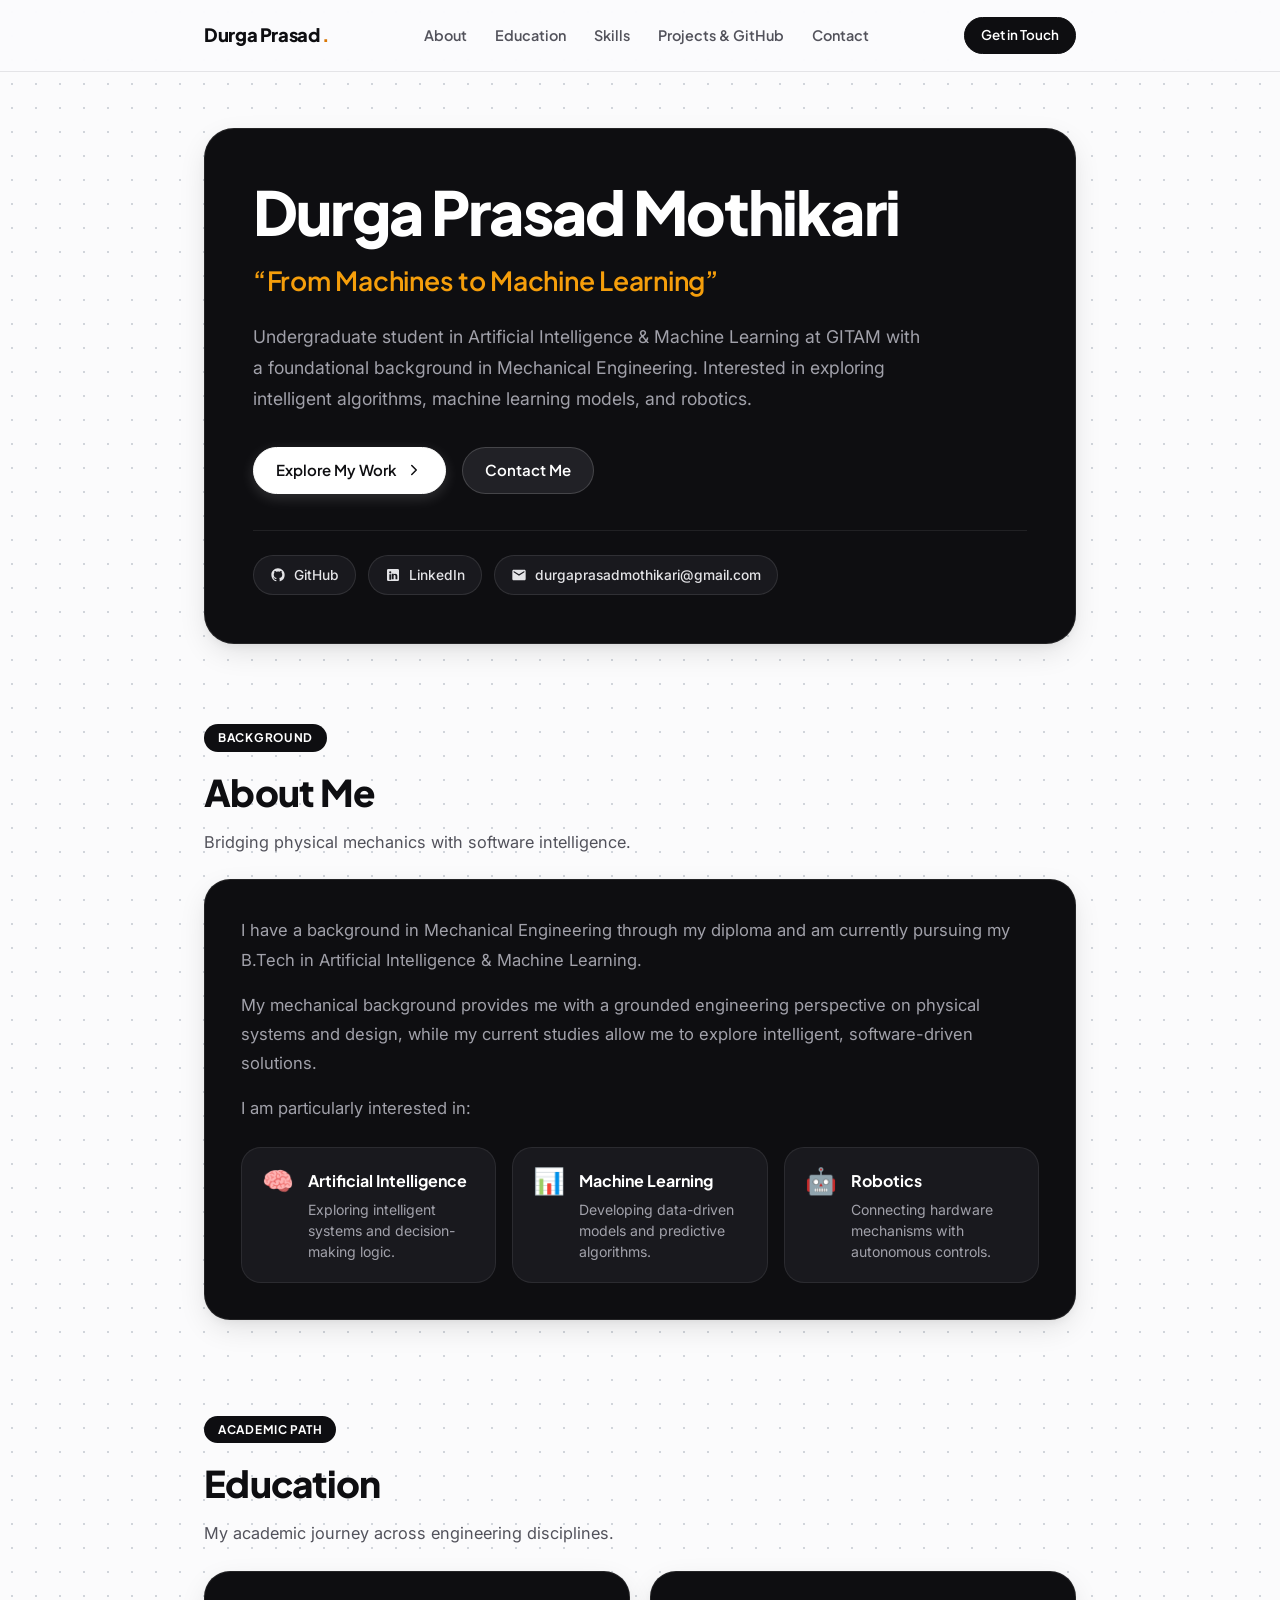
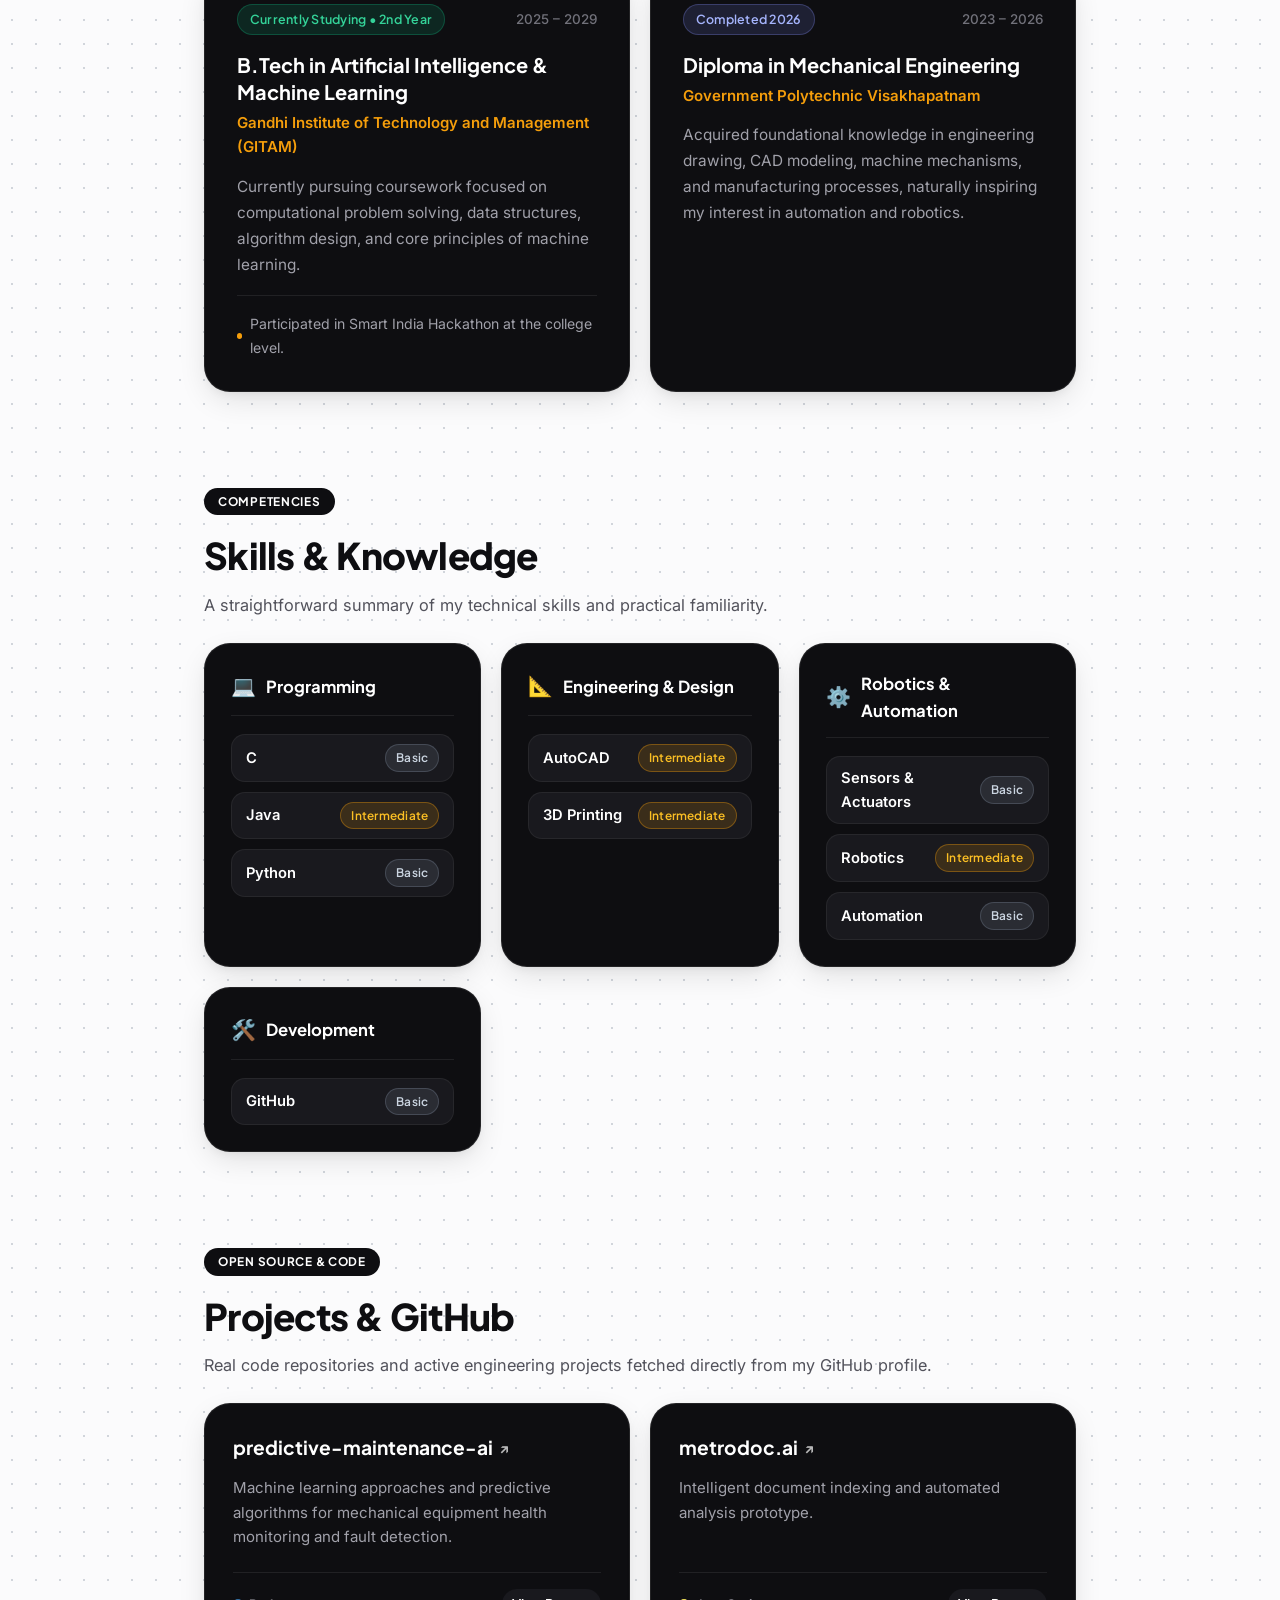
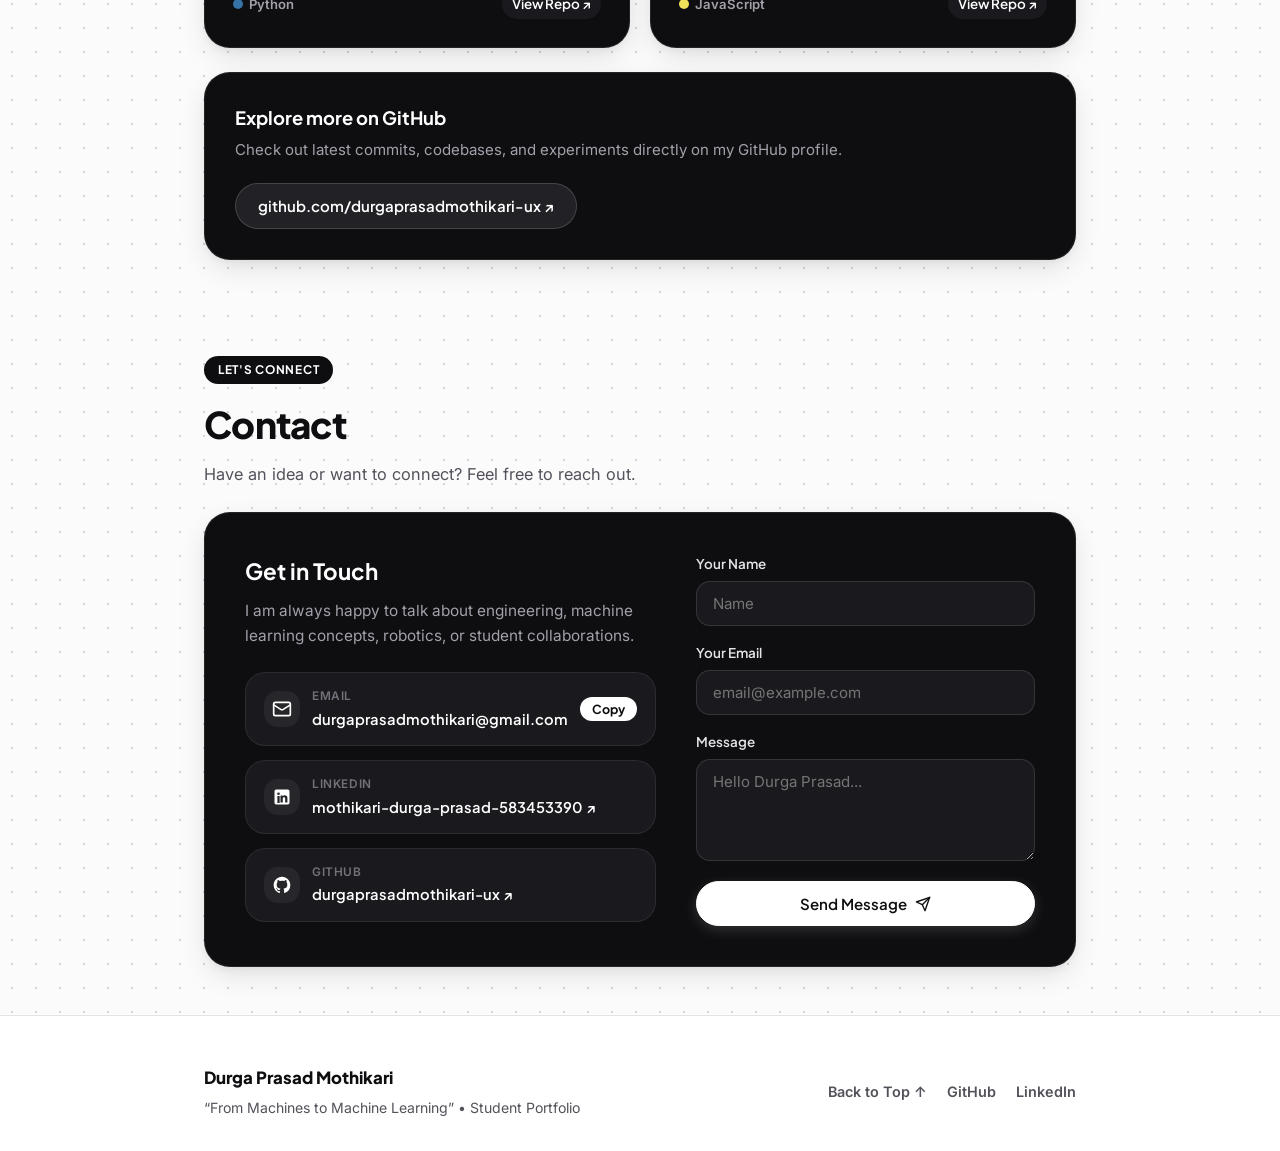
<file: index.html>
<!DOCTYPE html>
<html lang="en">
<head>
  <meta charset="UTF-8">
  <meta name="viewport" content="width=device-width, initial-scale=1.0">
  <title>Durga Prasad Mothikari — From Machines to Machine Learning</title>
  <meta name="description" content="Personal portfolio of Durga Prasad Mothikari. B.Tech student in Artificial Intelligence & Machine Learning with a Mechanical Engineering background. Exploring AI, ML, and robotics.">
  <meta name="author" content="Durga Prasad Mothikari">
  <meta name="theme-color" content="#ffffff">

  <!-- Canonical URL -->
  <link rel="canonical" href="https://durgaprasadmothikari-ux.github.io/durga-prasad-portfolio/">

  <!-- Open Graph / Facebook -->
  <meta property="og:type" content="website">
  <meta property="og:url" content="https://durgaprasadmothikari-ux.github.io/durga-prasad-portfolio/">
  <meta property="og:title" content="Durga Prasad Mothikari — From Machines to Machine Learning">
  <meta property="og:description" content="Personal portfolio of Durga Prasad Mothikari. B.Tech student in Artificial Intelligence & Machine Learning with a Mechanical Engineering background. Exploring AI, ML, and robotics.">
  <meta property="og:site_name" content="Durga Prasad Mothikari Portfolio">

  <!-- Twitter -->
  <meta name="twitter:card" content="summary">
  <meta name="twitter:title" content="Durga Prasad Mothikari — From Machines to Machine Learning">
  <meta name="twitter:description" content="Personal portfolio of Durga Prasad Mothikari. B.Tech student in Artificial Intelligence & Machine Learning with a Mechanical Engineering background. Exploring AI, ML, and robotics.">

  <!-- Structured Data (JSON-LD) for Search Engines -->
  <script type="application/ld+json">
  {
    "@context": "https://schema.org",
    "@type": "Person",
    "name": "Durga Prasad Mothikari",
    "url": "https://durgaprasadmothikari-ux.github.io/durga-prasad-portfolio/",
    "jobTitle": "Student",
    "description": "B.Tech student in Artificial Intelligence & Machine Learning with a Mechanical Engineering background.",
    "alumniOf": [
      {
        "@type": "EducationalOrganization",
        "name": "Government Polytechnic Visakhapatnam",
        "description": "Diploma in Mechanical Engineering (Completed 2026)"
      }
    ],
    "affiliation": {
      "@type": "EducationalOrganization",
      "name": "Gandhi Institute of Technology and Management (GITAM)"
    },
    "sameAs": [
      "https://github.com/durgaprasadmothikari-ux",
      "https://www.linkedin.com/in/mothikari-durga-prasad-583453390"
    ]
  }
  </script>

  <!-- Favicon -->
  <link rel="icon" type="image/svg+xml" href="data:image/svg+xml,<svg xmlns='http://www.w3.org/2000/svg' viewBox='0 0 100 100'><text y='.9em' font-size='90'>✦</text></svg>">

  <!-- Google Fonts: Inter, Plus Jakarta Sans & Caveat (Handmade student feel) -->
  <link rel="preconnect" href="https://fonts.googleapis.com">
  <link rel="preconnect" href="https://fonts.gstatic.com" crossorigin>
  <link href="https://fonts.googleapis.com/css2?family=Caveat:wght@600;700&family=Plus+Jakarta+Sans:wght@400;500;600;700;800&family=Inter:wght@300;400;500;600;700&display=swap" rel="stylesheet">

  <!-- Stylesheet -->
  <link rel="stylesheet" href="css/style.css">
</head>
<body>

  <!-- Navigation -->
  <header class="navbar" role="banner">
    <div class="container nav-container">
      <a href="#hero" class="nav-brand" aria-label="Durga Prasad Mothikari Home">
        Durga Prasad<span class="brand-accent">.</span>
      </a>

      <nav role="navigation" aria-label="Main Navigation">
        <ul class="nav-menu" id="nav-menu">
          <li><a href="#about" class="nav-link">About</a></li>
          <li><a href="#education" class="nav-link">Education</a></li>
          <li><a href="#skills" class="nav-link">Skills</a></li>
          <li><a href="#projects" class="nav-link">Projects & GitHub</a></li>
          <li><a href="#contact" class="nav-link">Contact</a></li>
        </ul>
      </nav>

      <div class="nav-actions">
        <a href="#contact" class="btn btn-sm btn-outline">Get in Touch</a>
        <button id="mobile-menu-btn" class="mobile-toggle" aria-label="Toggle navigation menu" aria-expanded="false">
          <span class="bar"></span>
          <span class="bar"></span>
          <span class="bar"></span>
        </button>
      </div>
    </div>
  </header>

  <main id="main-content">

    <!-- HERO SECTION (Bubbly Black Box on White Page) -->
    <section id="hero" class="hero" aria-label="Introduction">
      <div class="container">
        <div class="bubbly-card hero-card">
          <h1 class="hero-title">Durga Prasad Mothikari</h1>
          <div class="hero-tagline">“From Machines to Machine Learning”</div>

          <p class="hero-bio">
            Undergraduate student in Artificial Intelligence & Machine Learning at GITAM with a foundational background in Mechanical Engineering. Interested in exploring intelligent algorithms, machine learning models, and robotics.
          </p>

          <div class="hero-actions">
            <a href="#projects" class="btn btn-primary">
              <span>Explore My Work</span>
              <svg width="18" height="18" viewBox="0 0 24 24" fill="none" stroke="currentColor" stroke-width="2" stroke-linecap="round" stroke-linejoin="round" aria-hidden="true"><path d="m9 18 6-6-6-6"/></svg>
            </a>
            <a href="#contact" class="btn btn-secondary">Contact Me</a>
          </div>

          <div class="hero-socials">
            <a href="https://github.com/durgaprasadmothikari-ux" target="_blank" rel="noopener noreferrer" class="social-chip" aria-label="GitHub Profile">
              <svg viewBox="0 0 24 24" aria-hidden="true"><path d="M12 2C6.477 2 2 6.484 2 12.017c0 4.425 2.865 8.18 6.839 9.504.5.092.682-.217.682-.483 0-.237-.008-.868-.013-1.703-2.782.605-3.369-1.343-3.369-1.343-.454-1.158-1.11-1.466-1.11-1.466-.908-.62.069-.608.069-.608 1.003.07 1.53 1.032 1.53 1.032.892 1.53 2.341 1.088 2.91.832.092-.647.35-1.088.636-1.338-2.22-.253-4.555-1.113-4.555-4.951 0-1.093.39-1.988 1.029-2.688-.103-.253-.446-1.272.098-2.65 0 0 .84-.27 2.75 1.026A9.564 9.564 0 0112 6.844c.85.004 1.705.115 2.504.337 1.909-1.296 2.747-1.027 2.747-1.027.546 1.379.202 2.398.1 2.651.64.7 1.028 1.595 1.028 2.688 0 3.848-2.339 4.695-4.566 4.943.359.309.678.92.678 1.855 0 1.338-.012 2.419-.012 2.747 0 .268.18.58.688.482A10.019 10.019 0 0022 12.017C22 6.484 17.522 2 12 2z"/></svg>
              <span>GitHub</span>
            </a>
            <a href="https://www.linkedin.com/in/mothikari-durga-prasad-583453390" target="_blank" rel="noopener noreferrer" class="social-chip" aria-label="LinkedIn Profile">
              <svg viewBox="0 0 24 24" aria-hidden="true"><path d="M19 3a2 2 0 0 1 2 2v14a2 2 0 0 1-2 2H5a2 2 0 0 1-2-2V5a2 2 0 0 1 2-2h14m-.5 15.5v-5.3a3.26 3.26 0 0 0-3.26-3.26c-.85 0-1.84.52-2.28 1.3v-1.11h-2.79v8.37h2.79v-4.93c0-.77.62-1.4 1.39-1.4a1.4 1.4 0 0 1 1.4 1.4v4.93h2.75M6.46 10.9v8.37H9.2V10.9H6.46M7.83 6.45a1.6 1.6 0 1 0 0 3.2 1.6 1.6 0 0 0 0-3.2z"/></svg>
              <span>LinkedIn</span>
            </a>
            <a href="mailto:durgaprasadmothikari@gmail.com" class="social-chip" aria-label="Send Email">
              <svg viewBox="0 0 24 24" aria-hidden="true"><path d="M20 4H4c-1.1 0-1.99.9-1.99 2L2 18c0 1.1.9 2 2 2h16c1.1 0 2-.9 2-2V6c0-1.1-.9-2-2-2zm0 4l-8 5-8-5V6l8 5 8-5v2z"/></svg>
              <span>durgaprasadmothikari@gmail.com</span>
            </a>
          </div>
        </div>
      </div>
    </section>

    <!-- ABOUT SECTION -->
    <section id="about" class="section" aria-label="About Me">
      <div class="container">
        <div class="section-header">
          <div class="section-tag-row">
            <span class="section-tag">Background</span>
          </div>
          <h2 class="section-title">About Me</h2>
          <p class="section-subtitle">Bridging physical mechanics with software intelligence.</p>
        </div>

        <div class="bubbly-card about-content-card">
          <p>
            I have a background in Mechanical Engineering through my diploma and am currently pursuing my B.Tech in Artificial Intelligence & Machine Learning.
          </p>
          <p>
            My mechanical background provides me with a grounded engineering perspective on physical systems and design, while my current studies allow me to explore intelligent, software-driven solutions.
          </p>
          <p>
            I am particularly interested in:
          </p>

          <div class="interest-grid">
            <div class="interest-card">
              <div class="interest-icon">🧠</div>
              <div class="interest-info">
                <h3>Artificial Intelligence</h3>
                <p>Exploring intelligent systems and decision-making logic.</p>
              </div>
            </div>

            <div class="interest-card">
              <div class="interest-icon">📊</div>
              <div class="interest-info">
                <h3>Machine Learning</h3>
                <p>Developing data-driven models and predictive algorithms.</p>
              </div>
            </div>

            <div class="interest-card">
              <div class="interest-icon">🤖</div>
              <div class="interest-info">
                <h3>Robotics</h3>
                <p>Connecting hardware mechanisms with autonomous controls.</p>
              </div>
            </div>
          </div>
        </div>
      </div>
    </section>

    <!-- EDUCATION SECTION -->
    <section id="education" class="section" aria-label="Education">
      <div class="container">
        <div class="section-header">
          <div class="section-tag-row">
            <span class="section-tag">Academic Path</span>
          </div>
          <h2 class="section-title">Education</h2>
          <p class="section-subtitle">My academic journey across engineering disciplines.</p>
        </div>

        <div class="education-grid">
          <!-- Current Degree -->
          <div class="bubbly-card education-card current-study">
            <div class="edu-badge-row">
              <span class="pill-badge pill-current">Currently Studying • 2nd Year</span>
              <span class="edu-date">2025 – 2029</span>
            </div>
            <h3 class="edu-degree">B.Tech in Artificial Intelligence & Machine Learning</h3>
            <div class="edu-school">Gandhi Institute of Technology and Management (GITAM)</div>
            <p class="edu-desc">
              Currently pursuing coursework focused on computational problem solving, data structures, algorithm design, and core principles of machine learning.
            </p>
            <div class="edu-extra">
              <span class="extra-dot"></span>
              <span>Participated in Smart India Hackathon at the college level.</span>
            </div>
          </div>

          <!-- Diploma -->
          <div class="bubbly-card education-card">
            <div class="edu-badge-row">
              <span class="pill-badge pill-completed">Completed 2026</span>
              <span class="edu-date">2023 – 2026</span>
            </div>
            <h3 class="edu-degree">Diploma in Mechanical Engineering</h3>
            <div class="edu-school">Government Polytechnic Visakhapatnam</div>
            <p class="edu-desc">
              Acquired foundational knowledge in engineering drawing, CAD modeling, machine mechanisms, and manufacturing processes, naturally inspiring my interest in automation and robotics.
            </p>
          </div>
        </div>
      </div>
    </section>

    <!-- SKILLS SECTION -->
    <section id="skills" class="section" aria-label="Technical Skills">
      <div class="container">
        <div class="section-header">
          <div class="section-tag-row">
            <span class="section-tag">Competencies</span>
          </div>
          <h2 class="section-title">Skills & Knowledge</h2>
          <p class="section-subtitle">A straightforward summary of my technical skills and practical familiarity.</p>
        </div>

        <div class="skills-grid">
          <!-- Programming -->
          <div class="bubbly-card skill-card">
            <div class="skill-cat-header">
              <span class="cat-icon">💻</span>
              <h3 class="skill-cat-name">Programming</h3>
            </div>
            <div class="skill-items-list">
              <div class="skill-item-row">
                <span class="skill-title">C</span>
                <span class="level-badge badge-basic">Basic</span>
              </div>
              <div class="skill-item-row">
                <span class="skill-title">Java</span>
                <span class="level-badge badge-intermediate">Intermediate</span>
              </div>
              <div class="skill-item-row">
                <span class="skill-title">Python</span>
                <span class="level-badge badge-basic">Basic</span>
              </div>
            </div>
          </div>

          <!-- Engineering & Design -->
          <div class="bubbly-card skill-card">
            <div class="skill-cat-header">
              <span class="cat-icon">📐</span>
              <h3 class="skill-cat-name">Engineering & Design</h3>
            </div>
            <div class="skill-items-list">
              <div class="skill-item-row">
                <span class="skill-title">AutoCAD</span>
                <span class="level-badge badge-intermediate">Intermediate</span>
              </div>
              <div class="skill-item-row">
                <span class="skill-title">3D Printing</span>
                <span class="level-badge badge-intermediate">Intermediate</span>
              </div>
            </div>
          </div>

          <!-- Robotics & Automation -->
          <div class="bubbly-card skill-card">
            <div class="skill-cat-header">
              <span class="cat-icon">⚙️</span>
              <h3 class="skill-cat-name">Robotics & Automation</h3>
            </div>
            <div class="skill-items-list">
              <div class="skill-item-row">
                <span class="skill-title">Sensors & Actuators</span>
                <span class="level-badge badge-basic">Basic</span>
              </div>
              <div class="skill-item-row">
                <span class="skill-title">Robotics</span>
                <span class="level-badge badge-intermediate">Intermediate</span>
              </div>
              <div class="skill-item-row">
                <span class="skill-title">Automation</span>
                <span class="level-badge badge-basic">Basic</span>
              </div>
            </div>
          </div>

          <!-- Development -->
          <div class="bubbly-card skill-card">
            <div class="skill-cat-header">
              <span class="cat-icon">🛠️</span>
              <h3 class="skill-cat-name">Development</h3>
            </div>
            <div class="skill-items-list">
              <div class="skill-item-row">
                <span class="skill-title">GitHub</span>
                <span class="level-badge badge-basic">Basic</span>
              </div>
            </div>
          </div>
        </div>
      </div>
    </section>

    <!-- PROJECTS & GITHUB SECTION -->
    <section id="projects" class="section" aria-label="Projects and GitHub Repositories">
      <div class="container">
        <div class="section-header">
          <div class="section-tag-row">
            <span class="section-tag">Open Source & Code</span>
          </div>
          <h2 class="section-title">Projects & GitHub</h2>
          <p class="section-subtitle">Real code repositories and active engineering projects fetched directly from my GitHub profile.</p>
        </div>

        <!-- Dynamic GitHub Repositories Container -->
        <div id="github-repos-container" class="repos-grid" aria-live="polite">
          <!-- Loading skeleton is replaced by main.js with actual repo cards -->
          <div class="bubbly-card repo-skeleton">
            <div class="skeleton-line skeleton-title"></div>
            <div class="skeleton-line skeleton-text"></div>
            <div class="skeleton-line skeleton-tags"></div>
          </div>
        </div>

        <div class="bubbly-card github-cta-box">
          <div class="github-cta-content">
            <h3>Explore more on GitHub</h3>
            <p>Check out latest commits, codebases, and experiments directly on my GitHub profile.</p>
          </div>
          <a href="https://github.com/durgaprasadmothikari-ux" target="_blank" rel="noopener noreferrer" class="btn btn-secondary">
            <span>github.com/durgaprasadmothikari-ux ↗</span>
          </a>
        </div>
      </div>
    </section>

    <!-- CONTACT SECTION -->
    <section id="contact" class="section" aria-label="Contact Information">
      <div class="container">
        <div class="section-header">
          <div class="section-tag-row">
            <span class="section-tag">Let's Connect</span>
          </div>
          <h2 class="section-title">Contact</h2>
          <p class="section-subtitle">Have an idea or want to connect? Feel free to reach out.</p>
        </div>

        <div class="bubbly-card contact-wrapper">
          <div class="contact-info-side">
            <h3 class="contact-card-title">Get in Touch</h3>
            <p class="contact-prompt">
              I am always happy to talk about engineering, machine learning concepts, robotics, or student collaborations.
            </p>

            <div class="contact-details-list">
              <!-- Email Card -->
              <div class="contact-method-card">
                <div class="method-icon">
                  <svg width="20" height="20" viewBox="0 0 24 24" fill="none" stroke="currentColor" stroke-width="2" stroke-linecap="round" stroke-linejoin="round" aria-hidden="true"><rect width="20" height="16" x="2" y="4" rx="2"/><path d="m22 7-8.97 5.7a1.94 1.94 0 0 1-2.06 0L2 7"/></svg>
                </div>
                <div class="method-content">
                  <span class="method-label">Email</span>
                  <a href="mailto:durgaprasadmothikari@gmail.com" class="method-link">durgaprasadmothikari@gmail.com</a>
                </div>
                <button id="copy-email-btn" class="btn-copy-chip" data-email="durgaprasadmothikari@gmail.com" aria-label="Copy email address">
                  Copy
                </button>
              </div>
              <div id="copy-feedback" class="copy-alert" role="status" aria-live="polite">✓ Email copied to clipboard!</div>

              <!-- LinkedIn Card -->
              <div class="contact-method-card">
                <div class="method-icon">
                  <svg width="20" height="20" viewBox="0 0 24 24" fill="currentColor" aria-hidden="true"><path d="M19 3a2 2 0 0 1 2 2v14a2 2 0 0 1-2 2H5a2 2 0 0 1-2-2V5a2 2 0 0 1 2-2h14m-.5 15.5v-5.3a3.26 3.26 0 0 0-3.26-3.26c-.85 0-1.84.52-2.28 1.3v-1.11h-2.79v8.37h2.79v-4.93c0-.77.62-1.4 1.39-1.4a1.4 1.4 0 0 1 1.4 1.4v4.93h2.75M6.46 10.9v8.37H9.2V10.9H6.46M7.83 6.45a1.6 1.6 0 1 0 0 3.2 1.6 1.6 0 0 0 0-3.2z"/></svg>
                </div>
                <div class="method-content">
                  <span class="method-label">LinkedIn</span>
                  <a href="https://www.linkedin.com/in/mothikari-durga-prasad-583453390" target="_blank" rel="noopener noreferrer" class="method-link">
                    mothikari-durga-prasad-583453390 ↗
                  </a>
                </div>
              </div>

              <!-- GitHub Card -->
              <div class="contact-method-card">
                <div class="method-icon">
                  <svg width="20" height="20" viewBox="0 0 24 24" fill="currentColor" aria-hidden="true"><path d="M12 2C6.477 2 2 6.484 2 12.017c0 4.425 2.865 8.18 6.839 9.504.5.092.682-.217.682-.483 0-.237-.008-.868-.013-1.703-2.782.605-3.369-1.343-3.369-1.343-.454-1.158-1.11-1.466-1.11-1.466-.908-.62.069-.608.069-.608 1.003.07 1.53 1.032 1.53 1.032.892 1.53 2.341 1.088 2.91.832.092-.647.35-1.088.636-1.338-2.22-.253-4.555-1.113-4.555-4.951 0-1.093.39-1.988 1.029-2.688-.103-.253-.446-1.272.098-2.65 0 0 .84-.27 2.75 1.026A9.564 9.564 0 0112 6.844c.85.004 1.705.115 2.504.337 1.909-1.296 2.747-1.027 2.747-1.027.546 1.379.202 2.398.1 2.651.64.7 1.028 1.595 1.028 2.688 0 3.848-2.339 4.695-4.566 4.943.359.309.678.92.678 1.855 0 1.338-.012 2.419-.012 2.747 0 .268.18.58.688.482A10.019 10.019 0 0022 12.017C22 6.484 17.522 2 12 2z"/></svg>
                </div>
                <div class="method-content">
                  <span class="method-label">GitHub</span>
                  <a href="https://github.com/durgaprasadmothikari-ux" target="_blank" rel="noopener noreferrer" class="method-link">
                    durgaprasadmothikari-ux ↗
                  </a>
                </div>
              </div>
            </div>
          </div>

          <!-- Interactive Message Form -->
          <div class="contact-form-side">
            <form id="contact-form" class="contact-form">
              <div class="form-group">
                <label for="contact-name" class="form-label">Your Name</label>
                <input type="text" id="contact-name" class="form-input" placeholder="Name" required>
              </div>

              <div class="form-group">
                <label for="contact-email" class="form-label">Your Email</label>
                <input type="email" id="contact-email" class="form-input" placeholder="email@example.com" required>
              </div>

              <div class="form-group">
                <label for="contact-message" class="form-label">Message</label>
                <textarea id="contact-message" class="form-input form-textarea" placeholder="Hello Durga Prasad..." rows="4" required></textarea>
              </div>

              <div id="contact-success-msg" class="form-success-alert" role="status" aria-live="polite">
                Thank you! Your message has been sent. I'll get back to you soon.
              </div>

              <button type="submit" class="btn btn-primary btn-submit">
                <span>Send Message</span>
                <svg width="16" height="16" viewBox="0 0 24 24" fill="none" stroke="currentColor" stroke-width="2" stroke-linecap="round" stroke-linejoin="round" aria-hidden="true"><line x1="22" y1="2" x2="11" y2="13"/><polygon points="22 2 15 22 11 13 2 9 22 2"/></svg>
              </button>
            </form>
          </div>
        </div>
      </div>
    </section>

  </main>

  <!-- Footer -->
  <footer class="footer" role="contentinfo">
    <div class="container footer-container">
      <div class="footer-left">
        <div class="footer-brand">Durga Prasad Mothikari</div>
        <p class="footer-subtext">“From Machines to Machine Learning” • Student Portfolio</p>
      </div>
      <div class="footer-links">
        <a href="#hero" class="footer-nav-link">Back to Top ↑</a>
        <a href="https://github.com/durgaprasadmothikari-ux" target="_blank" rel="noopener noreferrer" class="footer-nav-link">GitHub</a>
        <a href="https://www.linkedin.com/in/mothikari-durga-prasad-583453390" target="_blank" rel="noopener noreferrer" class="footer-nav-link">LinkedIn</a>
      </div>
    </div>
  </footer>

  <!-- Scripts -->
  <script src="js/main.js"></script>
</body>
</html>
</file>
<file: css/style.css>
/* ==========================================================================
   DURGA PRASAD MOTHIKARI — PORTFOLIO STYLESHEET
   Style: Clean White Canvas + Bubbly Black Boxes + Handmade Student Vibe
   ========================================================================== */

:root {
  /* Canvas Background (White / Paper Canvas) */
  --bg-page: #fbfbfc;
  --bg-page-pure: #ffffff;
  --text-on-canvas: #0e0e11;
  --text-muted-canvas: #52525b;
  --border-canvas: #e4e4e7;

  /* The "Black Boxes" */
  --bg-box: #0e0e11;
  --bg-box-hover: #141418;
  --bg-box-inner: #19191e;
  --bg-box-inner-hover: #212127;
  --border-box: rgba(255, 255, 255, 0.09);
  --border-box-hover: rgba(255, 255, 255, 0.2);

  /* Typography inside Black Boxes */
  --text-box-primary: #ffffff;
  --text-box-secondary: #a1a1aa;
  --text-box-muted: #71717a;

  /* Student & Handmade Accents */
  --accent-gold: #f59e0b;
  --accent-gold-dark: #d97706;
  --accent-gold-soft: rgba(245, 158, 11, 0.15);
  
  --accent-sky: #38bdf8;
  --accent-sky-soft: rgba(56, 189, 248, 0.15);

  --emerald: #10b981;
  --emerald-soft: rgba(16, 185, 129, 0.15);

  --indigo: #818cf8;
  --indigo-soft: rgba(129, 140, 248, 0.15);

  /* Typography Stack */
  --font-heading: 'Plus Jakarta Sans', -apple-system, BlinkMacSystemFont, "Segoe UI", Roboto, sans-serif;
  --font-body: 'Inter', -apple-system, BlinkMacSystemFont, "Segoe UI", Roboto, sans-serif;
  --font-handmade: 'Caveat', cursive;

  /* Bubbly Soft Radii */
  --radius-xs: 8px;
  --radius-sm: 14px;
  --radius-md: 20px;
  --radius-lg: 26px;
  --radius-hero: 30px;
  --radius-pill: 9999px;

  /* Layout Constraints */
  --container-width: 920px;
  --header-height: 72px;

  /* Shadows for Black Boxes on White Page */
  --shadow-box: 0 10px 30px -4px rgba(0, 0, 0, 0.12), 0 4px 10px -2px rgba(0, 0, 0, 0.05);
  --shadow-box-hover: 0 18px 40px -4px rgba(0, 0, 0, 0.22), 0 6px 16px -3px rgba(0, 0, 0, 0.1);

  /* Transitions */
  --transition-fast: 0.2s cubic-bezier(0.16, 1, 0.3, 1);
  --transition-normal: 0.3s cubic-bezier(0.16, 1, 0.3, 1);
}

/* -------------------------------------------------------------
 * Global Reset & Notebook Canvas Setup
 * ----------------------------------------------------------- */
*, *::before, *::after {
  box-sizing: border-box;
  margin: 0;
  padding: 0;
}

html {
  scroll-behavior: smooth;
  scroll-padding-top: calc(var(--header-height) + 24px);
  color-scheme: light;
}

body {
  background-color: var(--bg-page);
  /* Subtle, tactile student notebook dot grid */
  background-image: radial-gradient(#d1d5db 1.2px, transparent 1.2px);
  background-size: 24px 24px;
  color: var(--text-on-canvas);
  font-family: var(--font-body);
  font-size: 16px;
  line-height: 1.65;
  -webkit-font-smoothing: antialiased;
  -moz-osx-font-smoothing: grayscale;
  min-height: 100vh;
}

.container {
  max-width: var(--container-width);
  margin: 0 auto;
  padding: 0 24px;
}

/* -------------------------------------------------------------
 * Reusable Components & Bubbly Black Boxes
 * ----------------------------------------------------------- */
.bubbly-card {
  background: var(--bg-box);
  color: var(--text-box-primary);
  border: 1px solid var(--border-box);
  border-radius: var(--radius-lg);
  box-shadow: var(--shadow-box);
  transition: transform var(--transition-normal), box-shadow var(--transition-normal), border-color var(--transition-normal);
  position: relative;
}

.bubbly-card:hover {
  transform: translateY(-4px);
  box-shadow: var(--shadow-box-hover);
  border-color: var(--border-box-hover);
}

/* Buttons */
.btn {
  display: inline-flex;
  align-items: center;
  justify-content: center;
  gap: 8px;
  font-family: var(--font-heading);
  font-size: 0.94rem;
  font-weight: 600;
  padding: 10px 22px;
  border-radius: var(--radius-pill);
  cursor: pointer;
  text-decoration: none;
  border: none;
  transition: all var(--transition-fast);
}

.btn-primary {
  background: #ffffff;
  color: #0e0e11;
  border: 1px solid #ffffff;
  box-shadow: 0 4px 14px rgba(255, 255, 255, 0.15);
}

.btn-primary:hover {
  background: #f4f4f5;
  transform: translateY(-2px);
  box-shadow: 0 6px 20px rgba(255, 255, 255, 0.25);
}

.btn-secondary {
  background: #212126;
  color: #ffffff;
  border: 1px solid rgba(255, 255, 255, 0.16);
}

.btn-secondary:hover {
  background: #2b2b32;
  border-color: rgba(255, 255, 255, 0.3);
  transform: translateY(-2px);
}

.btn-outline {
  background: #0e0e11;
  color: #ffffff;
  border: 1px solid #0e0e11;
}

.btn-outline:hover {
  background: #27272a;
  border-color: #27272a;
}

.btn-sm {
  padding: 6px 16px;
  font-size: 0.84rem;
}

/* Pill Badges */
.pill-badge {
  display: inline-flex;
  align-items: center;
  gap: 6px;
  padding: 4px 12px;
  border-radius: var(--radius-pill);
  font-size: 0.78rem;
  font-weight: 600;
  font-family: var(--font-heading);
  letter-spacing: 0.02em;
}

.pill-current {
  background: var(--emerald-soft);
  color: #34d399;
  border: 1px solid rgba(16, 185, 129, 0.28);
}

.pill-completed {
  background: var(--indigo-soft);
  color: #a5b4fc;
  border: 1px solid rgba(129, 140, 248, 0.28);
}

.pill-live {
  background: var(--accent-sky-soft);
  color: #38bdf8;
  border: 1px solid rgba(56, 189, 248, 0.28);
}

/* Handmade Student Notes */
.handwritten-note {
  font-family: var(--font-handmade);
  font-size: 1.35rem;
  color: var(--accent-gold-dark);
  font-weight: 700;
  display: inline-block;
  transform: rotate(-2deg);
  line-height: 1;
}

/* -------------------------------------------------------------
 * Navbar (Clean White Bar on White Canvas)
 * ----------------------------------------------------------- */
.navbar {
  position: sticky;
  top: 0;
  left: 0;
  width: 100%;
  height: var(--header-height);
  background: rgba(251, 251, 253, 0.92);
  backdrop-filter: blur(16px);
  -webkit-backdrop-filter: blur(16px);
  border-bottom: 1px solid var(--border-canvas);
  z-index: 1000;
  display: flex;
  align-items: center;
}

.nav-container {
  display: flex;
  align-items: center;
  justify-content: space-between;
  width: 100%;
}

.nav-brand {
  font-family: var(--font-heading);
  font-weight: 800;
  font-size: 1.15rem;
  color: var(--text-on-canvas);
  text-decoration: none;
  letter-spacing: -0.02em;
  display: flex;
  align-items: center;
  gap: 2px;
}

.brand-accent {
  color: var(--accent-gold-dark);
}

.nav-menu {
  display: flex;
  align-items: center;
  gap: 28px;
  list-style: none;
}

.nav-link {
  color: var(--text-muted-canvas);
  text-decoration: none;
  font-family: var(--font-heading);
  font-size: 0.9rem;
  font-weight: 600;
  transition: color var(--transition-fast);
  position: relative;
  padding: 6px 0;
}

.nav-link:hover, .nav-link.active {
  color: var(--text-on-canvas);
}

.nav-link.active::after {
  content: '';
  position: absolute;
  bottom: 0;
  left: 0;
  width: 100%;
  height: 2px;
  background: var(--text-on-canvas);
  border-radius: var(--radius-pill);
}

.nav-actions {
  display: flex;
  align-items: center;
  gap: 14px;
}

/* Mobile Hamburger */
.mobile-toggle {
  display: none;
  background: var(--bg-page-pure);
  border: 1px solid var(--border-canvas);
  width: 40px;
  height: 40px;
  border-radius: var(--radius-sm);
  cursor: pointer;
  padding: 8px;
  flex-direction: column;
  justify-content: space-around;
  align-items: center;
  transition: border-color var(--transition-fast);
}

.mobile-toggle:hover {
  border-color: var(--text-on-canvas);
}

.mobile-toggle .bar {
  display: block;
  width: 20px;
  height: 2px;
  background: var(--text-on-canvas);
  border-radius: var(--radius-pill);
  transition: transform var(--transition-fast), opacity var(--transition-fast);
}

.mobile-toggle[aria-expanded="true"] .bar:nth-child(1) {
  transform: translateY(6px) rotate(45deg);
}
.mobile-toggle[aria-expanded="true"] .bar:nth-child(2) {
  opacity: 0;
}
.mobile-toggle[aria-expanded="true"] .bar:nth-child(3) {
  transform: translateY(-6px) rotate(-45deg);
}

/* -------------------------------------------------------------
 * Hero Section (The Big Bubbly Black Box)
 * ----------------------------------------------------------- */
.hero {
  padding: 56px 0 32px 0;
}

.hero-card {
  padding: 48px;
  border-radius: var(--radius-hero);
}

.hero-title {
  font-family: var(--font-heading);
  font-size: clamp(2.2rem, 6.5vw, 3.8rem);
  font-weight: 800;
  letter-spacing: -0.03em;
  line-height: 1.15;
  color: var(--text-box-primary);
  margin-bottom: 12px;
}

.hero-tagline {
  font-family: var(--font-heading);
  font-size: clamp(1.2rem, 3.8vw, 1.65rem);
  font-weight: 600;
  color: var(--accent-gold);
  margin-bottom: 20px;
  letter-spacing: -0.01em;
}

.hero-bio {
  font-size: 1.1rem;
  color: var(--text-box-secondary);
  line-height: 1.75;
  max-width: 680px;
  margin-bottom: 32px;
}

.hero-actions {
  display: flex;
  align-items: center;
  flex-wrap: wrap;
  gap: 16px;
  margin-bottom: 36px;
}

.hero-socials {
  display: flex;
  align-items: center;
  flex-wrap: wrap;
  gap: 12px;
  padding-top: 24px;
  border-top: 1px solid rgba(255, 255, 255, 0.08);
}

.social-chip {
  display: inline-flex;
  align-items: center;
  gap: 8px;
  padding: 8px 16px;
  background: var(--bg-box-inner);
  border: 1px solid rgba(255, 255, 255, 0.1);
  border-radius: var(--radius-pill);
  color: #e4e4e7;
  font-size: 0.86rem;
  font-weight: 500;
  text-decoration: none;
  transition: all var(--transition-fast);
}

.social-chip svg {
  width: 16px;
  height: 16px;
  fill: currentColor;
  flex-shrink: 0;
}

.social-chip:hover {
  background: #ffffff;
  color: #0e0e11;
  border-color: #ffffff;
  transform: translateY(-2px);
}

/* -------------------------------------------------------------
 * Section Common Layout
 * ----------------------------------------------------------- */
.section {
  padding: 48px 0;
}

.section-header {
  margin-bottom: 24px;
}

.section-tag-row {
  display: flex;
  align-items: center;
  gap: 12px;
  margin-bottom: 10px;
}

.section-tag {
  display: inline-block;
  padding: 4px 14px;
  border-radius: var(--radius-pill);
  background: var(--text-on-canvas);
  color: #ffffff;
  font-family: var(--font-heading);
  font-size: 0.74rem;
  font-weight: 700;
  text-transform: uppercase;
  letter-spacing: 0.06em;
}

.section-title {
  font-family: var(--font-heading);
  font-size: clamp(1.8rem, 4vw, 2.3rem);
  font-weight: 800;
  color: var(--text-on-canvas);
  letter-spacing: -0.02em;
  margin-bottom: 6px;
}

.section-subtitle {
  font-size: 1.02rem;
  color: var(--text-muted-canvas);
}

/* -------------------------------------------------------------
 * About Section
 * ----------------------------------------------------------- */
.about-content-card {
  padding: 36px;
}

.about-content-card p {
  font-size: 1.04rem;
  color: var(--text-box-secondary);
  line-height: 1.75;
  margin-bottom: 16px;
}

.interest-grid {
  display: grid;
  grid-template-columns: repeat(auto-fit, minmax(220px, 1fr));
  gap: 16px;
  margin-top: 24px;
}

.interest-card {
  display: flex;
  align-items: flex-start;
  gap: 14px;
  padding: 20px;
  background: var(--bg-box-inner);
  border: 1px solid rgba(255, 255, 255, 0.08);
  border-radius: var(--radius-md);
  transition: all var(--transition-fast);
}

.interest-card:hover {
  background: var(--bg-box-inner-hover);
  border-color: var(--border-box-hover);
  transform: translateY(-2px);
}

.interest-icon {
  font-size: 1.6rem;
  line-height: 1;
}

.interest-info h3 {
  font-family: var(--font-heading);
  font-size: 1rem;
  font-weight: 700;
  color: var(--text-box-primary);
  margin-bottom: 4px;
}

.interest-info p {
  font-size: 0.88rem;
  color: var(--text-box-secondary);
  line-height: 1.5;
  margin-bottom: 0;
}

/* -------------------------------------------------------------
 * Education Section
 * ----------------------------------------------------------- */
.education-grid {
  display: grid;
  grid-template-columns: repeat(auto-fit, minmax(320px, 1fr));
  gap: 20px;
}

.education-card {
  padding: 32px;
  display: flex;
  flex-direction: column;
}

.edu-badge-row {
  display: flex;
  align-items: center;
  justify-content: space-between;
  flex-wrap: wrap;
  gap: 8px;
  margin-bottom: 16px;
}

.edu-date {
  font-size: 0.84rem;
  font-weight: 500;
  color: var(--text-box-muted);
}

.edu-degree {
  font-family: var(--font-heading);
  font-size: 1.25rem;
  font-weight: 700;
  color: var(--text-box-primary);
  margin-bottom: 6px;
  line-height: 1.35;
}

.edu-school {
  font-size: 0.94rem;
  color: var(--accent-gold);
  font-weight: 600;
  margin-bottom: 14px;
}

.edu-desc {
  font-size: 0.96rem;
  color: var(--text-box-secondary);
  line-height: 1.68;
}

.edu-extra {
  display: flex;
  align-items: center;
  gap: 8px;
  margin-top: 18px;
  padding-top: 16px;
  border-top: 1px solid rgba(255, 255, 255, 0.08);
  font-size: 0.88rem;
  color: var(--text-box-secondary);
}

.extra-dot {
  width: 6px;
  height: 6px;
  border-radius: 50%;
  background: var(--accent-gold);
}

/* -------------------------------------------------------------
 * Skills Section
 * ----------------------------------------------------------- */
.skills-grid {
  display: grid;
  grid-template-columns: repeat(auto-fit, minmax(240px, 1fr));
  gap: 20px;
}

.skill-card {
  padding: 26px;
}

.skill-cat-header {
  display: flex;
  align-items: center;
  gap: 10px;
  margin-bottom: 18px;
  padding-bottom: 12px;
  border-bottom: 1px solid rgba(255, 255, 255, 0.08);
}

.cat-icon {
  font-size: 1.25rem;
}

.skill-cat-name {
  font-family: var(--font-heading);
  font-size: 1.04rem;
  font-weight: 700;
  color: var(--text-box-primary);
}

.skill-items-list {
  display: flex;
  flex-direction: column;
  gap: 10px;
}

.skill-item-row {
  display: flex;
  align-items: center;
  justify-content: space-between;
  gap: 12px;
  padding: 9px 14px;
  background: var(--bg-box-inner);
  border: 1px solid rgba(255, 255, 255, 0.06);
  border-radius: var(--radius-sm);
  transition: all var(--transition-fast);
}

.skill-item-row:hover {
  background: var(--bg-box-inner-hover);
  border-color: var(--border-box-hover);
  transform: translateX(3px);
}

.skill-title {
  font-size: 0.92rem;
  font-weight: 600;
  color: var(--text-box-primary);
}

.level-badge {
  font-family: var(--font-heading);
  font-size: 0.74rem;
  font-weight: 600;
  padding: 3px 10px;
  border-radius: var(--radius-pill);
  letter-spacing: 0.02em;
}

.badge-basic {
  background: rgba(148, 163, 184, 0.14);
  color: #cbd5e1;
  border: 1px solid rgba(148, 163, 184, 0.25);
}

.badge-intermediate {
  background: var(--accent-gold-soft);
  color: #fbbf24;
  border: 1px solid rgba(245, 158, 11, 0.35);
}

/* -------------------------------------------------------------
 * Projects & GitHub Section
 * ----------------------------------------------------------- */
.repos-grid {
  display: grid;
  grid-template-columns: repeat(auto-fit, minmax(320px, 1fr));
  gap: 20px;
  margin-bottom: 24px;
}

.repo-card {
  display: flex;
  flex-direction: column;
  justify-content: space-between;
  padding: 28px;
  height: 100%;
}

.repo-header {
  display: flex;
  align-items: flex-start;
  justify-content: space-between;
  gap: 12px;
  margin-bottom: 12px;
}

.repo-name-link {
  font-family: var(--font-heading);
  font-size: 1.2rem;
  font-weight: 700;
  color: var(--text-box-primary);
  text-decoration: none;
  transition: color var(--transition-fast);
  display: inline-flex;
  align-items: center;
  gap: 6px;
}

.repo-name-link:hover {
  color: var(--accent-gold);
}

.repo-icon-ext {
  font-size: 0.9rem;
  opacity: 0.7;
}

.repo-desc {
  font-size: 0.94rem;
  color: var(--text-box-secondary);
  line-height: 1.65;
  margin-bottom: 22px;
  flex-grow: 1;
}

.repo-footer {
  display: flex;
  align-items: center;
  justify-content: space-between;
  flex-wrap: wrap;
  gap: 12px;
  padding-top: 16px;
  border-top: 1px solid rgba(255, 255, 255, 0.08);
}

.repo-lang {
  display: inline-flex;
  align-items: center;
  gap: 6px;
  font-size: 0.82rem;
  font-weight: 600;
  color: var(--text-box-secondary);
}

.lang-dot {
  width: 10px;
  height: 10px;
  border-radius: 50%;
}

.lang-python { background-color: #3572A5; }
.lang-javascript { background-color: #f1e05a; }
.lang-c { background-color: #555555; }
.lang-java { background-color: #b07219; }
.lang-default { background-color: var(--accent-gold); }

.repo-meta-links {
  display: flex;
  align-items: center;
  gap: 12px;
}

.repo-badge-stat {
  display: inline-flex;
  align-items: center;
  gap: 4px;
  font-size: 0.8rem;
  color: var(--text-box-muted);
}

.repo-badge-stat svg {
  width: 14px;
  height: 14px;
  fill: currentColor;
}

.repo-view-link {
  font-family: var(--font-heading);
  font-size: 0.84rem;
  font-weight: 600;
  color: #ffffff;
  text-decoration: none;
  display: inline-flex;
  align-items: center;
  gap: 4px;
  padding: 4px 10px;
  background: var(--bg-box-inner);
  border-radius: var(--radius-pill);
  transition: all var(--transition-fast);
}

.repo-view-link:hover {
  background: #ffffff;
  color: #0e0e11;
}

/* Skeleton Loading */
.repo-skeleton {
  padding: 28px;
  display: flex;
  flex-direction: column;
  gap: 14px;
}

.skeleton-line {
  background: linear-gradient(90deg, var(--bg-box-inner) 25%, var(--bg-box-inner-hover) 50%, var(--bg-box-inner) 75%);
  background-size: 200% 100%;
  animation: shimmer 1.6s infinite;
  border-radius: var(--radius-xs);
}

.skeleton-title { width: 60%; height: 24px; }
.skeleton-text { width: 90%; height: 48px; }
.skeleton-tags { width: 40%; height: 20px; }

@keyframes shimmer {
  0% { background-position: 200% 0; }
  100% { background-position: -200% 0; }
}

.github-cta-box {
  display: flex;
  align-items: center;
  justify-content: space-between;
  flex-wrap: wrap;
  gap: 20px;
  padding: 30px;
}

.github-cta-content h3 {
  font-family: var(--font-heading);
  font-size: 1.15rem;
  font-weight: 700;
  color: var(--text-box-primary);
  margin-bottom: 4px;
}

.github-cta-content p {
  font-size: 0.94rem;
  color: var(--text-box-secondary);
}

/* -------------------------------------------------------------
 * Contact Section
 * ----------------------------------------------------------- */
.contact-wrapper {
  display: grid;
  grid-template-columns: 1fr 1.2fr;
  gap: 40px;
  padding: 40px;
}

.contact-card-title {
  font-family: var(--font-heading);
  font-size: 1.4rem;
  font-weight: 700;
  color: var(--text-box-primary);
  margin-bottom: 8px;
}

.contact-prompt {
  font-size: 0.96rem;
  color: var(--text-box-secondary);
  line-height: 1.65;
  margin-bottom: 24px;
}

.contact-details-list {
  display: flex;
  flex-direction: column;
  gap: 14px;
}

.contact-method-card {
  display: flex;
  align-items: center;
  gap: 12px;
  padding: 14px 18px;
  background: var(--bg-box-inner);
  border: 1px solid rgba(255, 255, 255, 0.08);
  border-radius: var(--radius-md);
  transition: all var(--transition-fast);
}

.contact-method-card:hover {
  background: var(--bg-box-inner-hover);
  border-color: var(--border-box-hover);
}

.method-icon {
  width: 36px;
  height: 36px;
  border-radius: var(--radius-sm);
  background: rgba(255, 255, 255, 0.06);
  display: flex;
  align-items: center;
  justify-content: center;
  color: #ffffff;
  flex-shrink: 0;
}

.method-content {
  display: flex;
  flex-direction: column;
  flex-grow: 1;
  min-width: 0;
}

.method-label {
  font-size: 0.74rem;
  font-weight: 600;
  text-transform: uppercase;
  letter-spacing: 0.05em;
  color: var(--text-box-muted);
}

.method-link {
  font-family: var(--font-heading);
  font-size: 0.92rem;
  font-weight: 600;
  color: var(--text-box-primary);
  text-decoration: none;
  white-space: nowrap;
  overflow: hidden;
  text-overflow: ellipsis;
  transition: color var(--transition-fast);
}

.method-link:hover {
  color: var(--accent-gold);
}

.btn-copy-chip {
  background: #ffffff;
  color: #0e0e11;
  border: none;
  padding: 4px 12px;
  border-radius: var(--radius-pill);
  font-family: var(--font-heading);
  font-size: 0.78rem;
  font-weight: 700;
  cursor: pointer;
  transition: all var(--transition-fast);
}

.btn-copy-chip:hover {
  background: #e4e4e7;
  transform: scale(1.04);
}

.copy-alert {
  display: none;
  padding: 8px 14px;
  background: var(--emerald-soft);
  color: #34d399;
  border: 1px solid rgba(16, 185, 129, 0.28);
  border-radius: var(--radius-sm);
  font-size: 0.84rem;
  font-weight: 600;
  margin-top: -6px;
}

.copy-alert.visible {
  display: block;
}

/* Form */
.contact-form {
  display: flex;
  flex-direction: column;
  gap: 16px;
}

.form-group {
  display: flex;
  flex-direction: column;
  gap: 6px;
}

.form-label {
  font-family: var(--font-heading);
  font-size: 0.84rem;
  font-weight: 600;
  color: #e4e4e7;
}

.form-input {
  background: var(--bg-box-inner);
  border: 1px solid rgba(255, 255, 255, 0.12);
  border-radius: var(--radius-sm);
  padding: 12px 16px;
  font-family: var(--font-body);
  font-size: 0.94rem;
  color: #ffffff;
  transition: all var(--transition-fast);
}

.form-input:focus {
  outline: none;
  border-color: #ffffff;
  background: var(--bg-box-inner-hover);
  box-shadow: 0 0 0 3px rgba(255, 255, 255, 0.1);
}

.form-textarea {
  resize: vertical;
  min-height: 100px;
}

.form-success-alert {
  display: none;
  padding: 12px 16px;
  background: var(--emerald-soft);
  color: #34d399;
  border: 1px solid rgba(16, 185, 129, 0.3);
  border-radius: var(--radius-sm);
  font-size: 0.88rem;
  font-weight: 500;
}

.form-success-alert.visible {
  display: block;
}

.btn-submit {
  width: 100%;
  padding: 12px;
  margin-top: 4px;
}

/* -------------------------------------------------------------
 * Footer (Clean Student Signoff on White Canvas)
 * ----------------------------------------------------------- */
.footer {
  padding: 48px 0 32px 0;
  border-top: 1px solid var(--border-canvas);
  background: var(--bg-page-pure);
}

.footer-container {
  display: flex;
  align-items: center;
  justify-content: space-between;
  flex-wrap: wrap;
  gap: 20px;
}

.footer-brand {
  font-family: var(--font-heading);
  font-size: 1.05rem;
  font-weight: 800;
  color: var(--text-on-canvas);
}

.footer-subtext {
  font-size: 0.88rem;
  color: var(--text-muted-canvas);
  margin-top: 4px;
}

.footer-links {
  display: flex;
  align-items: center;
  gap: 20px;
}

.footer-nav-link {
  color: var(--text-muted-canvas);
  text-decoration: none;
  font-size: 0.9rem;
  font-weight: 600;
  transition: color var(--transition-fast);
}

.footer-nav-link:hover {
  color: var(--text-on-canvas);
}

/* -------------------------------------------------------------
 * Responsive Adaptations
 * ----------------------------------------------------------- */
@media (max-width: 768px) {
  .nav-menu {
    position: fixed;
    top: var(--header-height);
    left: 0;
    width: 100%;
    background: #ffffff;
    border-bottom: 1px solid var(--border-canvas);
    box-shadow: 0 16px 32px rgba(0, 0, 0, 0.08);
    flex-direction: column;
    align-items: flex-start;
    padding: 24px;
    gap: 16px;
    transform: translateY(-120%);
    opacity: 0;
    pointer-events: none;
    transition: transform 0.3s ease, opacity 0.3s ease;
  }

  .nav-menu.open {
    transform: translateY(0);
    opacity: 1;
    pointer-events: auto;
  }

  .mobile-toggle {
    display: flex;
  }

  .nav-actions .btn-outline {
    display: none;
  }

  .hero-card {
    padding: 32px 24px;
    border-radius: var(--radius-lg);
  }

  .contact-wrapper {
    grid-template-columns: 1fr;
    padding: 28px 20px;
    gap: 32px;
  }

  .about-content-card {
    padding: 28px 20px;
  }
}

/* Reduced Motion Preference */
@media (prefers-reduced-motion: reduce) {
  *, *::before, *::after {
    animation-duration: 0.01ms !important;
    animation-iteration-count: 1 !important;
    transition-duration: 0.01ms !important;
    scroll-behavior: auto !important;
  }
}
</file>
